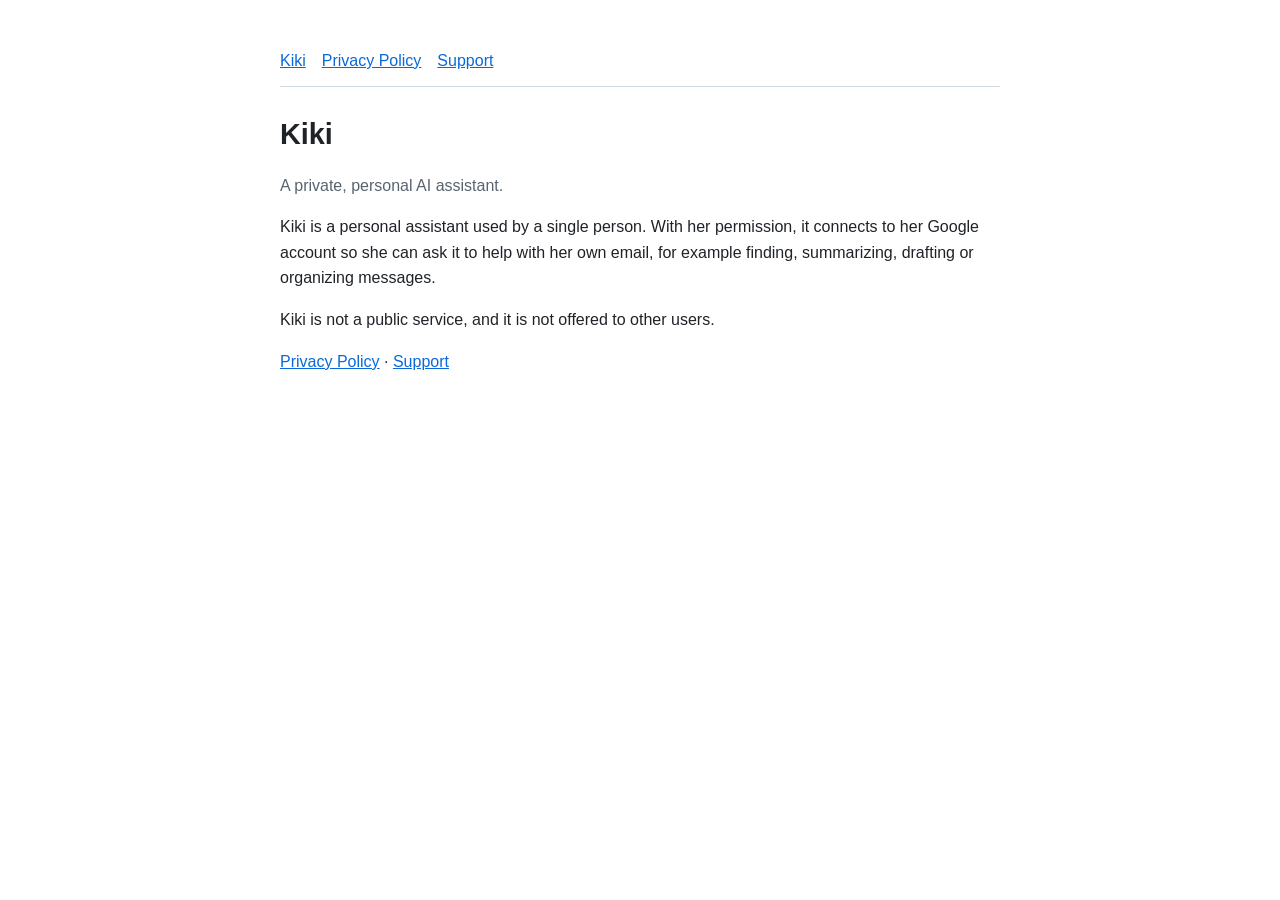
<file: index.html>
<!doctype html>
<html lang="en">
<head>
<meta charset="utf-8">
<meta name="viewport" content="width=device-width, initial-scale=1">
<title>Kiki</title>
<link rel="stylesheet" href="style.css">
</head>
<body>
<main>
<nav><a href="./">Kiki</a><a href="privacy.html">Privacy Policy</a><a href="support.html">Support</a></nav>
<h1>Kiki</h1>
<p class="muted">A private, personal AI assistant.</p>
<p>Kiki is a personal assistant used by a single person. With her permission, it connects to her Google account so she can ask it to help with her own email, for example finding, summarizing, drafting or organizing messages.</p>
<p>Kiki is not a public service, and it is not offered to other users.</p>
<p><a href="privacy.html">Privacy Policy</a> · <a href="support.html">Support</a></p>
</main>
</body>
</html>
</file>
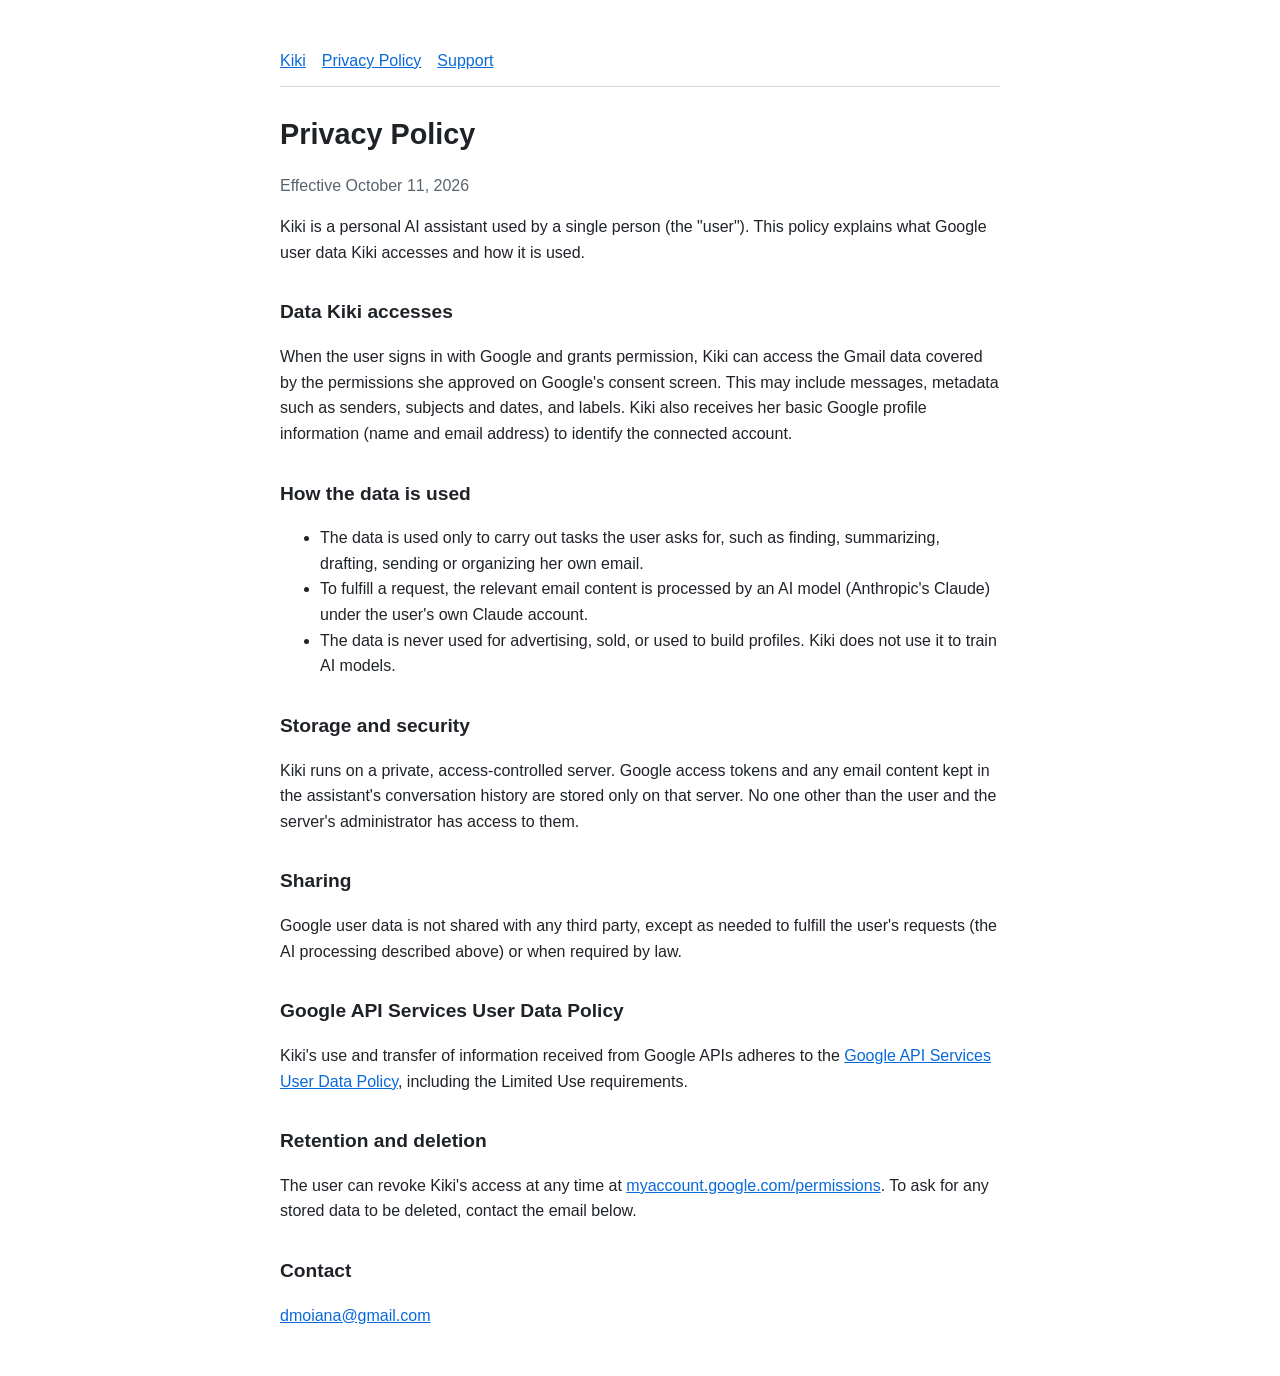
<file: privacy.html>
<!doctype html>
<html lang="en">
<head>
<meta charset="utf-8">
<meta name="viewport" content="width=device-width, initial-scale=1">
<title>Kiki Privacy Policy</title>
<link rel="stylesheet" href="style.css">
</head>
<body>
<main>
<nav><a href="./">Kiki</a><a href="privacy.html">Privacy Policy</a><a href="support.html">Support</a></nav>
<h1>Privacy Policy</h1>
<p class="muted">Effective October 11, 2026</p>

<p>Kiki is a personal AI assistant used by a single person (the "user"). This policy explains what Google user data Kiki accesses and how it is used.</p>

<h2>Data Kiki accesses</h2>
<p>When the user signs in with Google and grants permission, Kiki can access the Gmail data covered by the permissions she approved on Google's consent screen. This may include messages, metadata such as senders, subjects and dates, and labels. Kiki also receives her basic Google profile information (name and email address) to identify the connected account.</p>

<h2>How the data is used</h2>
<ul>
<li>The data is used only to carry out tasks the user asks for, such as finding, summarizing, drafting, sending or organizing her own email.</li>
<li>To fulfill a request, the relevant email content is processed by an AI model (Anthropic's Claude) under the user's own Claude account.</li>
<li>The data is never used for advertising, sold, or used to build profiles. Kiki does not use it to train AI models.</li>
</ul>

<h2>Storage and security</h2>
<p>Kiki runs on a private, access-controlled server. Google access tokens and any email content kept in the assistant's conversation history are stored only on that server. No one other than the user and the server's administrator has access to them.</p>

<h2>Sharing</h2>
<p>Google user data is not shared with any third party, except as needed to fulfill the user's requests (the AI processing described above) or when required by law.</p>

<h2>Google API Services User Data Policy</h2>
<p>Kiki's use and transfer of information received from Google APIs adheres to the <a href="https://developers.google.com/terms/api-services-user-data-policy">Google API Services User Data Policy</a>, including the Limited Use requirements.</p>

<h2>Retention and deletion</h2>
<p>The user can revoke Kiki's access at any time at <a href="https://myaccount.google.com/permissions">myaccount.google.com/permissions</a>. To ask for any stored data to be deleted, contact the email below.</p>

<h2>Contact</h2>
<p><a href="mailto:dmoiana@gmail.com">dmoiana@gmail.com</a></p>
</main>
</body>
</html>
</file>
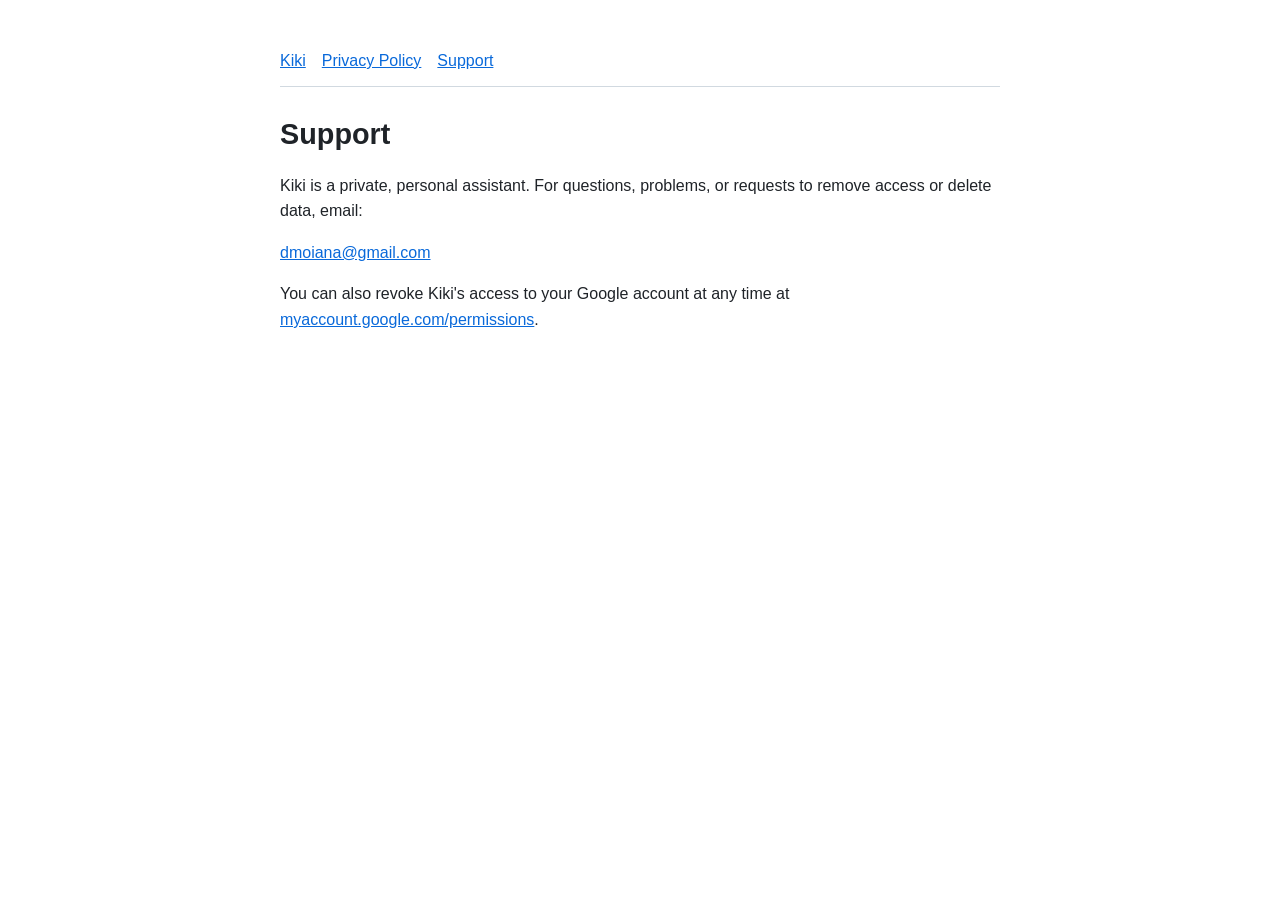
<file: support.html>
<!doctype html>
<html lang="en">
<head>
<meta charset="utf-8">
<meta name="viewport" content="width=device-width, initial-scale=1">
<title>Kiki Support</title>
<link rel="stylesheet" href="style.css">
</head>
<body>
<main>
<nav><a href="./">Kiki</a><a href="privacy.html">Privacy Policy</a><a href="support.html">Support</a></nav>
<h1>Support</h1>
<p>Kiki is a private, personal assistant. For questions, problems, or requests to remove access or delete data, email:</p>
<p><a href="mailto:dmoiana@gmail.com">dmoiana@gmail.com</a></p>
<p>You can also revoke Kiki's access to your Google account at any time at <a href="https://myaccount.google.com/permissions">myaccount.google.com/permissions</a>.</p>
</main>
</body>
</html>
</file>
<file: style.css>
:root { --bg:#fff; --fg:#1f2328; --muted:#59636e; --link:#0969da; --line:#d1d9e0; }
@media (prefers-color-scheme: dark) { :root { --bg:#0d1117; --fg:#e6edf3; --muted:#9198a1; --link:#4493f8; --line:#3d444d; } }
body { background:var(--bg); color:var(--fg); font:16px/1.6 -apple-system,BlinkMacSystemFont,"Segoe UI",Helvetica,Arial,sans-serif; margin:0; padding:0 16px; }
main { max-width:720px; margin:48px auto; }
h1 { font-size:1.8rem; margin-bottom:.25rem; }
h2 { font-size:1.2rem; margin-top:2rem; }
.muted { color:var(--muted); }
a { color:var(--link); }
nav { border-bottom:1px solid var(--line); padding-bottom:12px; margin-bottom:24px; }
nav a { margin-right:16px; }
</file>
